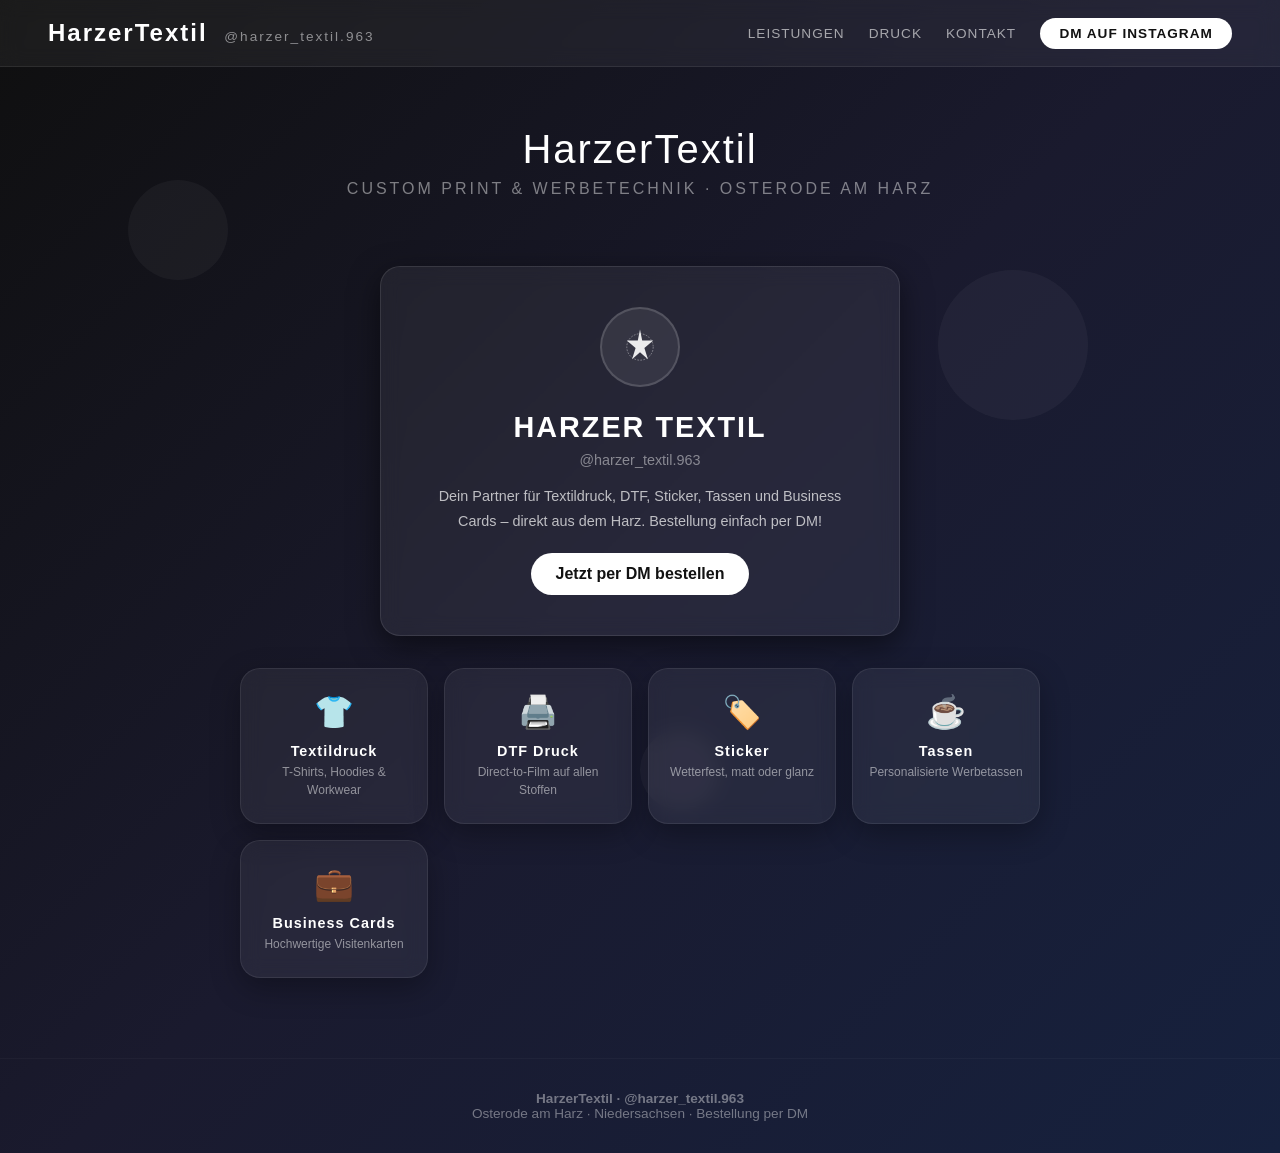
<file: index.html>
<!DOCTYPE html>
<html lang="de">
<head>
  <link rel="stylesheet" href="styles.css">
  <meta charset="UTF-8">
  <title>harzer_textil.963</title>
  <style>
   
  </style>
</head>
<body>
 
  <!-- Schwebende Kreise -->
  <div class="circle"></div>
  <div class="circle"></div>
  <div class="circle"></div>
 
  <!-- Navigation -->
  <nav>
    <div class="nav-logo">HarzerTextil <span class="nav-handle">@harzer_textil.963</span></div>
    <ul class="nav-links">
      <li><a href="#">Leistungen</a></li>
      <li><a href="#">Druck</a></li>
      <li><a href="kontakt.html">Kontakt</a></li>
      <li><a href="https://www.instagram.com/harzer_textil.963" class="nav-cta">DM auf Instagram</a></li>
    </ul>
  </nav>
 
  <!-- Header -->
  <header>
    HarzerTextil
    <p>Custom Print &amp; Werbetechnik · Osterode am Harz</p>
  </header>
 
  <!-- Haupt-Inhalt -->
  <div class="container">
 
    <div class="card">
      <div class="card-logo">
        <svg width="44" height="44" viewBox="0 0 100 100" fill="none">
          <path d="M50 10 L55 35 L80 35 L60 52 L68 78 L50 62 L32 78 L40 52 L20 35 L45 35 Z" fill="white" opacity="0.9"/>
          <circle cx="50" cy="50" r="30" stroke="white" stroke-width="2" fill="none" stroke-dasharray="4 3" opacity="0.4"/>
        </svg>
      </div>
      <h2>HARZER TEXTIL</h2>
      <div class="handle">@harzer_textil.963</div>
      <p>Dein Partner für Textildruck, DTF, Sticker, Tassen und Business Cards – direkt aus dem Harz. Bestellung einfach per DM!</p>
      <button onclick="window.open('https://www.instagram.com/harzer_textil.963','_blank')">Jetzt per DM bestellen</button>
    </div>
 
    <div class="services-grid">
      <div class="service-card">
        <div class="service-icon">👕</div>
        <div class="service-name">Textildruck</div>
        <div class="service-desc">T-Shirts, Hoodies & Workwear</div>
      </div>
      <div class="service-card">
        <div class="service-icon">🖨️</div>
        <div class="service-name">DTF Druck</div>
        <div class="service-desc">Direct-to-Film auf allen Stoffen</div>
      </div>
      <div class="service-card">
        <div class="service-icon">🏷️</div>
        <div class="service-name">Sticker</div>
        <div class="service-desc">Wetterfest, matt oder glanz</div>
      </div>
      <div class="service-card">
        <div class="service-icon">☕</div>
        <div class="service-name">Tassen</div>
        <div class="service-desc">Personalisierte Werbetassen</div>
      </div>
      <div class="service-card">
        <div class="service-icon">💼</div>
        <div class="service-name">Business Cards</div>
        <div class="service-desc">Hochwertige Visitenkarten</div>
      </div>
    </div>
 
  </div>
 
  <footer>
    <strong>HarzerTextil · @harzer_textil.963</strong><br>
    Osterode am Harz · Niedersachsen · Bestellung per DM
  </footer>
 
</body>
</html>
</file>
<file: styles.css>
*, *::before, *::after {
  margin: 0;
  padding: 0;
  box-sizing: border-box;
  font-family: 'Segoe UI', sans-serif;
}

body {
  min-height: 100vh;
  background: linear-gradient(135deg, #0f0f0f, #1a1a2e, #16213e);
  color: white;
  overflow-x: hidden;
  position: relative;
}

/* ── FLOATING CIRCLES ── */
.circle {
  position: fixed;
  border-radius: 50%;
  background: rgba(255,255,255,0.04);
  animation: float 10s infinite ease-in-out;
  pointer-events: none;
  z-index: 0;
}
.circle:nth-child(1) { width: 100px; height: 100px; left: 10%; top: 20%; }
.circle:nth-child(2) { width: 150px; height: 150px; right: 15%; top: 30%; animation-delay: 2s; }
.circle:nth-child(3) { width: 80px; height: 80px; left: 50%; bottom: 10%; animation-delay: 4s; }

@keyframes float {
  0%,100% { transform: translateY(0); }
  50% { transform: translateY(-30px); }
}

@keyframes fadeIn {
  from { opacity: 0; transform: translateY(-20px); }
  to { opacity: 1; transform: translateY(0); }
}

/* ── NAV ── */
nav {
  position: relative;
  z-index: 10;
  display: flex;
  justify-content: space-between;
  align-items: center;
  padding: 1.2rem 3rem;
  background: rgba(255,255,255,0.05);
  backdrop-filter: blur(10px);
  border-bottom: 1px solid rgba(255,255,255,0.08);
  animation: fadeIn 1s ease;
  flex-wrap: wrap;
  gap: 0.8rem;
}

.nav-logo {
  font-size: 1.5rem;
  font-weight: 700;
  letter-spacing: 2px;
  text-decoration: none;
  color: white;
}

.nav-handle {
  font-size: 0.85rem;
  opacity: 0.5;
  margin-left: 8px;
  font-weight: 300;
}

.nav-links {
  display: flex;
  gap: 1.5rem;
  list-style: none;
  flex-wrap: wrap;
  align-items: center;
}

.nav-links a {
  color: rgba(255,255,255,0.6);
  text-decoration: none;
  font-size: 0.85rem;
  letter-spacing: 1px;
  text-transform: uppercase;
  transition: color 0.2s;
}

.nav-links a:hover { color: #fff; }

.nav-cta {
  padding: 0.5rem 1.2rem;
  border-radius: 30px;
  background: white;
  color: #111 !important;
  font-weight: 600;
  transition: 0.3s;
}

.nav-cta:hover { background: #e0e0e0 !important; transform: scale(1.05); }

/* ── HEADER ── */
header {
  text-align: center;
  padding: 60px 20px 20px;
  font-size: 2.5rem;
  letter-spacing: 2px;
  animation: fadeIn 2s ease;
  position: relative;
  z-index: 5;
}

header p {
  font-size: 1rem;
  opacity: 0.45;
  font-weight: 300;
  margin-top: 0.5rem;
  letter-spacing: 3px;
  text-transform: uppercase;
}

/* ── CONTAINER ── */
.container {
  display: flex;
  justify-content: center;
  align-items: center;
  padding: 3rem 2rem;
  flex-direction: column;
  gap: 2rem;
  position: relative;
  z-index: 5;
}

/* ── MAIN CARD ── */
.card {
  background: rgba(255,255,255,0.06);
  backdrop-filter: blur(10px);
  padding: 40px 50px;
  border-radius: 20px;
  text-align: center;
  transition: 0.4s;
  box-shadow: 0 10px 30px rgba(0,0,0,0.5);
  border: 1px solid rgba(255,255,255,0.1);
  max-width: 520px;
  width: 100%;
  animation: fadeIn 1s ease;
}

.card:hover { transform: scale(1.03) rotate(0.5deg); }

.card-logo {
  width: 80px;
  height: 80px;
  border-radius: 50%;
  background: rgba(255,255,255,0.08);
  display: flex;
  align-items: center;
  justify-content: center;
  margin: 0 auto 1.5rem;
  border: 2px solid rgba(255,255,255,0.15);
}

.card h2 {
  font-size: 1.8rem;
  letter-spacing: 2px;
  margin-bottom: 0.5rem;
}

.card .handle {
  font-size: 0.9rem;
  opacity: 0.45;
  margin-bottom: 1rem;
}

.card p {
  font-size: 0.9rem;
  opacity: 0.7;
  line-height: 1.7;
}

.card .subtitle {
  text-align: center;
  font-size: 0.85rem;
  opacity: 0.45;
  margin-bottom: 2rem;
  letter-spacing: 1px;
}

/* ── BUTTONS ── */
button {
  margin-top: 20px;
  padding: 12px 25px;
  border: none;
  border-radius: 30px;
  background: white;
  color: #111;
  font-size: 1rem;
  font-weight: 600;
  cursor: pointer;
  transition: 0.3s;
}

button:hover { background: #e0e0e0; transform: scale(1.1); }

.btn-send {
  width: 100%;
  margin-top: 10px;
  padding: 14px 25px;
  border: none;
  border-radius: 30px;
  background: white;
  color: #111;
  font-size: 1rem;
  font-weight: 600;
  cursor: pointer;
  transition: 0.3s;
  letter-spacing: 1px;
}

.btn-send:hover { background: #e0e0e0; transform: scale(1.03); }

/* ── SERVICES GRID ── */
.services-grid {
  display: grid;
  grid-template-columns: repeat(auto-fit, minmax(150px, 1fr));
  gap: 1rem;
  max-width: 800px;
  width: 100%;
}

.service-card {
  background: rgba(255,255,255,0.06);
  backdrop-filter: blur(10px);
  padding: 1.5rem 1rem;
  border-radius: 20px;
  text-align: center;
  transition: 0.4s;
  box-shadow: 0 10px 30px rgba(0,0,0,0.3);
  border: 1px solid rgba(255,255,255,0.08);
}

.service-card:hover { transform: scale(1.05) rotate(1deg); }
.service-icon { font-size: 2rem; margin-bottom: 0.7rem; }
.service-name { font-size: 0.9rem; font-weight: 700; letter-spacing: 1px; margin-bottom: 0.3rem; }
.service-desc { font-size: 0.75rem; opacity: 0.5; line-height: 1.5; }

/* ── KONTAKT FORMULAR ── */
.form-group {
  display: flex;
  flex-direction: column;
  gap: 0.5rem;
  margin-bottom: 1.2rem;
  text-align: left;
}

label {
  font-size: 0.8rem;
  text-transform: uppercase;
  letter-spacing: 1.5px;
  opacity: 0.6;
}

input, textarea {
  background: rgba(255,255,255,0.08);
  border: 1px solid rgba(255,255,255,0.15);
  border-radius: 12px;
  padding: 12px 16px;
  color: white;
  font-size: 0.95rem;
  font-family: 'Segoe UI', sans-serif;
  transition: border 0.3s, background 0.3s;
  outline: none;
  width: 100%;
}

input::placeholder, textarea::placeholder { color: rgba(255,255,255,0.3); }

input:focus, textarea:focus {
  border-color: rgba(255,255,255,0.4);
  background: rgba(255,255,255,0.12);
}

textarea { resize: vertical; min-height: 130px; }

.divider {
  text-align: center;
  opacity: 0.3;
  margin: 1.5rem 0;
  font-size: 0.8rem;
  letter-spacing: 2px;
}

.alt-links {
  display: flex;
  flex-direction: column;
  gap: 0.8rem;
}

.alt-link {
  display: flex;
  align-items: center;
  gap: 0.8rem;
  padding: 12px 16px;
  background: rgba(255,255,255,0.05);
  border: 1px solid rgba(255,255,255,0.08);
  border-radius: 12px;
  text-decoration: none;
  color: white;
  font-size: 0.9rem;
  transition: 0.3s;
}

.alt-link:hover { background: rgba(255,255,255,0.1); transform: translateX(4px); }
.alt-link .icon { font-size: 1.2rem; }
.alt-link .link-label { opacity: 0.5; font-size: 0.75rem; display: block; }

.success-msg {
  display: none;
  text-align: center;
  padding: 1rem;
  background: rgba(255,255,255,0.08);
  border-radius: 12px;
  margin-top: 1rem;
  font-size: 0.9rem;
  opacity: 0.8;
  animation: fadeIn 0.5s ease;
}

/* ── FOOTER ── */
footer {
  position: relative;
  z-index: 5;
  width: 100%;
  text-align: center;
  opacity: 0.4;
  padding: 2rem;
  font-size: 0.85rem;
  border-top: 1px solid rgba(255,255,255,0.08);
  margin-top: 2rem;
}

/* ════════════════════════════════
   RESPONSIVE — Tablet (max 768px)
   ════════════════════════════════ */
@media (max-width: 768px) {
  nav {
    padding: 1rem 1.5rem;
    flex-direction: column;
    align-items: flex-start;
    gap: 0.8rem;
  }

  .nav-handle { display: none; }

  .nav-links {
    gap: 0.8rem;
    width: 100%;
  }

  .nav-links li:last-child { margin-left: auto; }

  header {
    padding: 40px 20px 16px;
    font-size: 2rem;
  }

  header p {
    font-size: 0.8rem;
    letter-spacing: 2px;
  }

  .card {
    padding: 30px 24px;
  }

  .services-grid {
    grid-template-columns: repeat(auto-fit, minmax(130px, 1fr));
  }
}

/* ════════════════════════════════
   RESPONSIVE — Mobil (max 480px)
   ════════════════════════════════ */
@media (max-width: 480px) {
  nav {
    padding: 1rem;
  }

  .nav-logo { font-size: 1.2rem; }

  .nav-links {
    flex-wrap: wrap;
    gap: 0.6rem;
  }

  .nav-links a { font-size: 0.75rem; }

  .nav-cta { padding: 0.4rem 0.9rem; font-size: 0.75rem; }

  header { font-size: 1.6rem; letter-spacing: 1px; }
  header p { font-size: 0.7rem; letter-spacing: 1.5px; }

  .container { padding: 1.5rem 1rem; gap: 1.2rem; }

  .card {
    padding: 24px 18px;
    border-radius: 16px;
  }

  .card:hover { transform: none; }
  .service-card:hover { transform: none; }

  .card h2 { font-size: 1.4rem; }
  .card p { font-size: 0.85rem; }

  .card-logo { width: 64px; height: 64px; }

  button { width: 100%; padding: 14px; font-size: 0.95rem; }

  .services-grid {
    grid-template-columns: repeat(2, 1fr);
    gap: 0.8rem;
  }

  .service-card { padding: 1.2rem 0.8rem; border-radius: 14px; }
  .service-icon { font-size: 1.6rem; }
  .service-name { font-size: 0.8rem; }
  .service-desc { font-size: 0.7rem; }

  footer { padding: 1.5rem 1rem; font-size: 0.78rem; }

  .circle:nth-child(2) { display: none; }

  input, textarea { font-size: 0.9rem; padding: 10px 14px; }
}
</file>
